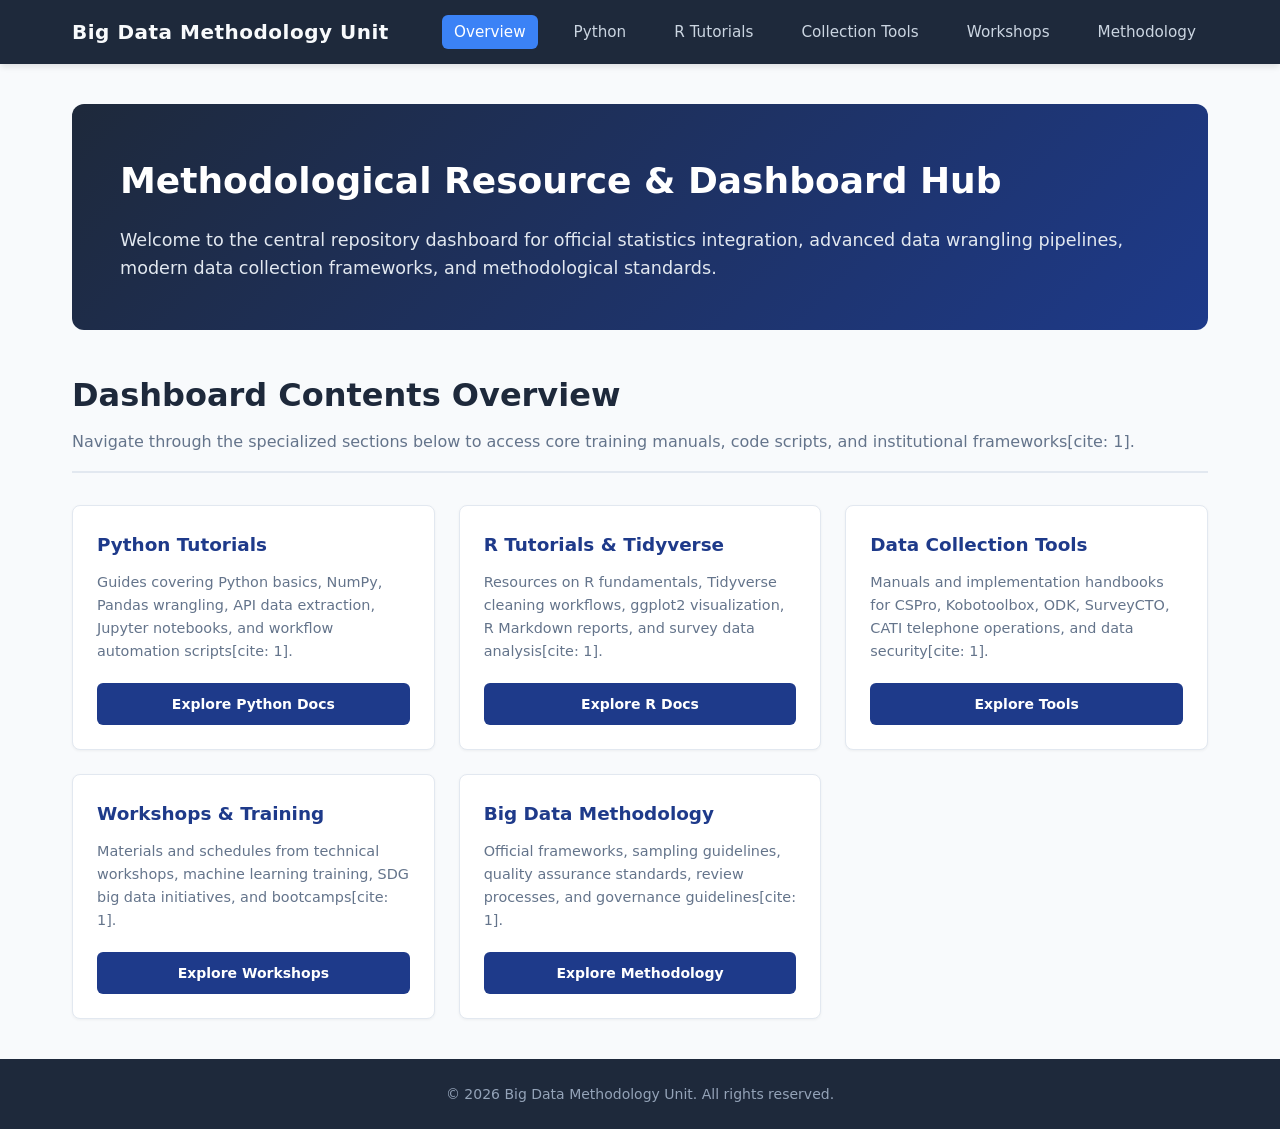
<file: index.html>
<!DOCTYPE html>
<html lang="en">
<head>
    <meta charset="UTF-8">
    <meta name="viewport" content="width=device-width, initial-scale=1.0">
    <title>Big Data Methodology Dashboard - Overview</title>
    <link rel="stylesheet" href="assets/css/style.css">
</head>
<body>
    <header>
        <div class="nav-container">
            <div class="logo">Big Data Methodology Unit</div>
            <nav>
                <ul>
                    <li><a href="index.html" class="active">Overview</a></li>
                    <li><a href="python.html">Python</a></li>
                    <li><a href="r.html">R Tutorials</a></li>
                    <li><a href="tools.html">Collection Tools</a></li>
                    <li><a href="workshops.html">Workshops</a></li>
                    <li><a href="methodology.html">Methodology</a></li>
                </ul>
            </nav>
        </div>
    </header>

    <main>
        <div class="overview-hero">
            <h2>Methodological Resource & Dashboard Hub</h2>
            <p>Welcome to the central repository dashboard for official statistics integration, advanced data wrangling pipelines, modern data collection frameworks, and methodological standards.</p>
        </div>

        <div class="page-header">
            <h1>Dashboard Contents Overview</h1>
            <p>Navigate through the specialized sections below to access core training manuals, code scripts, and institutional frameworks[cite: 1].</p>
        </div>

        <div class="grid">
            <div class="card">
                <h3>Python Tutorials</h3>
                <p>Guides covering Python basics, NumPy, Pandas wrangling, API data extraction, Jupyter notebooks, and workflow automation scripts[cite: 1].</p>
                <a href="python.html" class="btn-download">Explore Python Docs</a>
            </div>
            <div class="card">
                <h3>R Tutorials & Tidyverse</h3>
                <p>Resources on R fundamentals, Tidyverse cleaning workflows, ggplot2 visualization, R Markdown reports, and survey data analysis[cite: 1].</p>
                <a href="r.html" class="btn-download">Explore R Docs</a>
            </div>
            <div class="card">
                <h3>Data Collection Tools</h3>
                <p>Manuals and implementation handbooks for CSPro, Kobotoolbox, ODK, SurveyCTO, CATI telephone operations, and data security[cite: 1].</p>
                <a href="tools.html" class="btn-download">Explore Tools</a>
            </div>
            <div class="card">
                <h3>Workshops & Training</h3>
                <p>Materials and schedules from technical workshops, machine learning training, SDG big data initiatives, and bootcamps[cite: 1].</p>
                <a href="workshops.html" class="btn-download">Explore Workshops</a>
            </div>
            <div class="card">
                <h3>Big Data Methodology</h3>
                <p>Official frameworks, sampling guidelines, quality assurance standards, review processes, and governance guidelines[cite: 1].</p>
                <a href="methodology.html" class="btn-download">Explore Methodology</a>
            </div>
        </div>
    </main>

    <footer>
        <p>&copy; 2026 Big Data Methodology Unit. All rights reserved.</p>
    </footer>
</body>
</html>
</file>
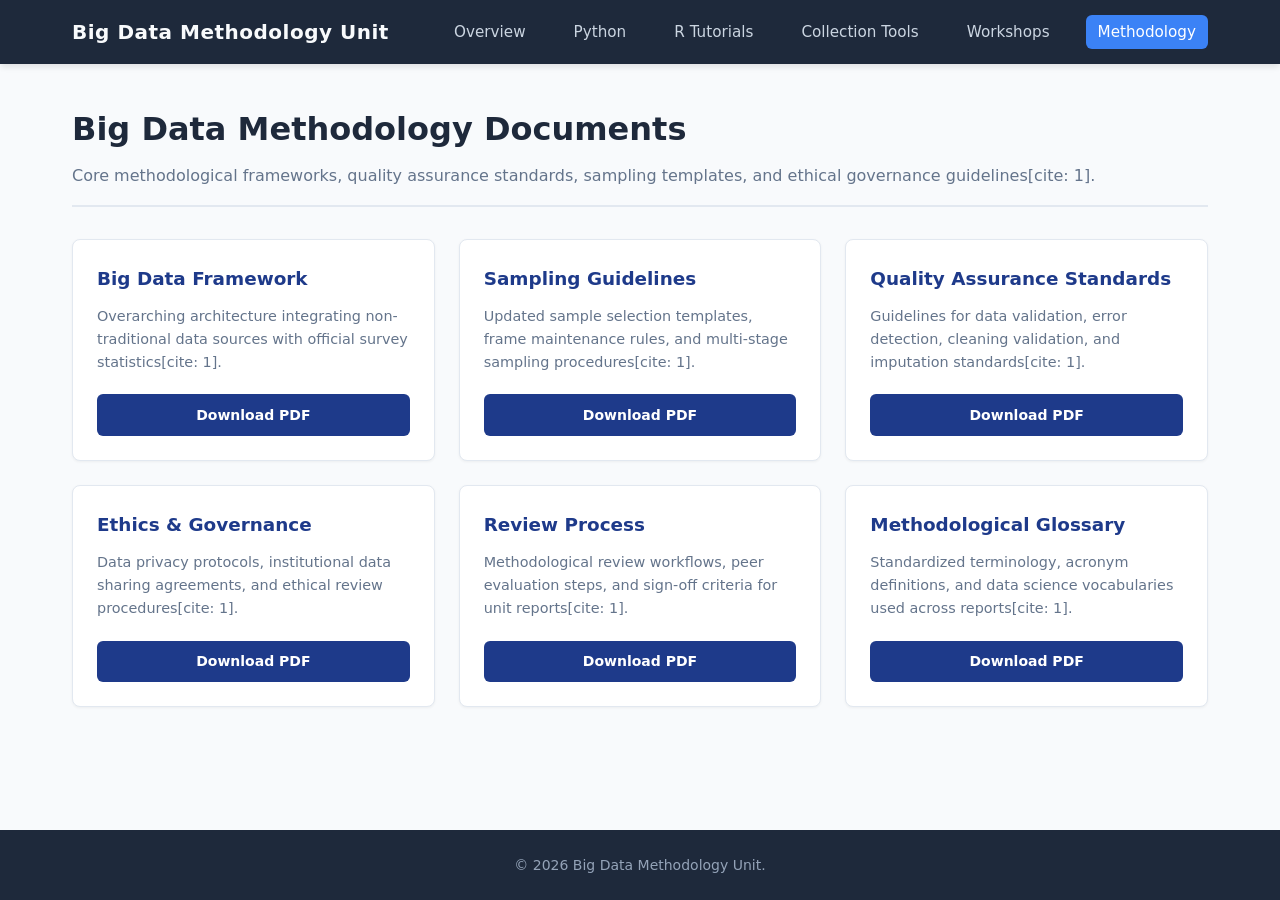
<file: methodology.html>
<!DOCTYPE html>
<html lang="en">
<head>
    <meta charset="UTF-8">
    <meta name="viewport" content="width=device-width, initial-scale=1.0">
    <title>Big Data Methodology Documents - Dashboard</title>
    <link rel="stylesheet" href="assets/css/style.css">
</head>
<body>
    <header>
        <div class="nav-container">
            <div class="logo">Big Data Methodology Unit</div>
            <nav>
                <ul>
                    <li><a href="index.html">Overview</a></li>
                    <li><a href="python.html">Python</a></li>
                    <li><a href="r.html">R Tutorials</a></li>
                    <li><a href="tools.html">Collection Tools</a></li>
                    <li><a href="workshops.html">Workshops</a></li>
                    <li><a href="methodology.html" class="active">Methodology</a></li>
                </ul>
            </nav>
        </div>
    </header>

    <main>
        <div class="page-header">
            <h1>Big Data Methodology Documents</h1>
            <p>Core methodological frameworks, quality assurance standards, sampling templates, and ethical governance guidelines[cite: 1].</p>
        </div>

        <div class="grid">
            <div class="card">
                <h3>Big Data Framework</h3>
                <p>Overarching architecture integrating non-traditional data sources with official survey statistics[cite: 1].</p>
                <a href="docs/methodology/bigdata-framework.pdf" class="btn-download" download>Download PDF</a>
            </div>
            <div class="card">
                <h3>Sampling Guidelines</h3>
                <p>Updated sample selection templates, frame maintenance rules, and multi-stage sampling procedures[cite: 1].</p>
                <a href="docs/methodology/sampling-guidelines.pdf" class="btn-download" download>Download PDF</a>
            </div>
            <div class="card">
                <h3>Quality Assurance Standards</h3>
                <p>Guidelines for data validation, error detection, cleaning validation, and imputation standards[cite: 1].</p>
                <a href="docs/methodology/qa-standards.pdf" class="btn-download" download>Download PDF</a>
            </div>
            <div class="card">
                <h3>Ethics & Governance</h3>
                <p>Data privacy protocols, institutional data sharing agreements, and ethical review procedures[cite: 1].</p>
                <a href="docs/methodology/ethics-governance.pdf" class="btn-download" download>Download PDF</a>
            </div>
            <div class="card">
                <h3>Review Process</h3>
                <p>Methodological review workflows, peer evaluation steps, and sign-off criteria for unit reports[cite: 1].</p>
                <a href="docs/methodology/review-process.pdf" class="btn-download" download>Download PDF</a>
            </div>
            <div class="card">
                <h3>Methodological Glossary</h3>
                <p>Standardized terminology, acronym definitions, and data science vocabularies used across reports[cite: 1].</p>
                <a href="docs/methodology/glossary.pdf" class="btn-download" download>Download PDF</a>
            </div>
        </div>
    </main>

    <footer>
        <p>&copy; 2026 Big Data Methodology Unit.</p>
    </footer>
</body>
</html>
</file>
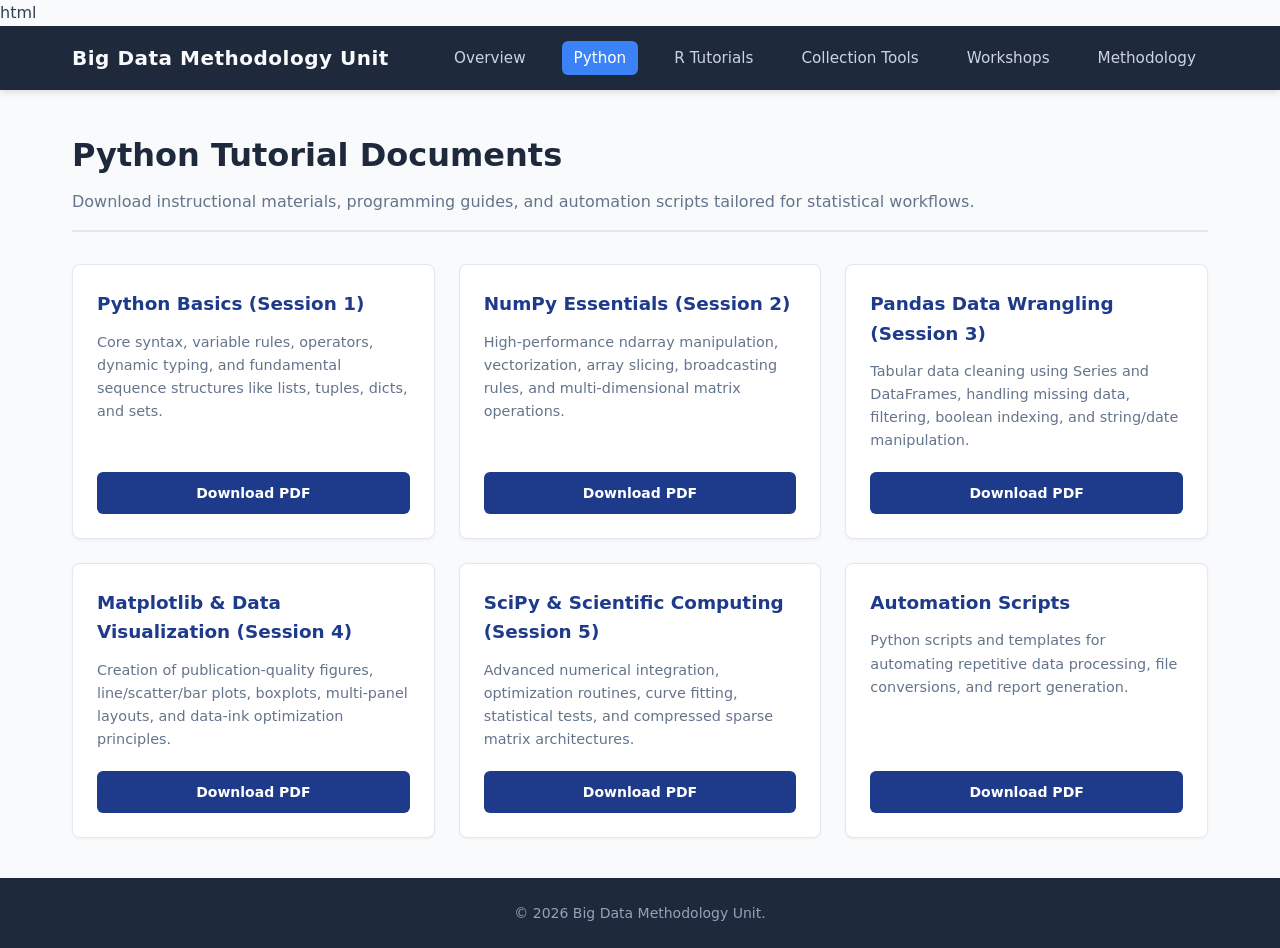
<file: python.html>
html
<!DOCTYPE html>
<html lang="en">
<head>
    <meta charset="UTF-8">
    <meta name="viewport" content="width=device-width, initial-scale=1.0">
    <title>Python Tutorial Documents - Dashboard</title>
    <link rel="stylesheet" href="assets/css/style.css">
</head>
<body>
    <header>
        <div class="nav-container">
            <div class="logo">Big Data Methodology Unit</div>
            <nav>
                <ul>
                    <li><a href="index.html">Overview</a></li>
                    <li><a href="python.html" class="active">Python</a></li>
                    <li><a href="r.html">R Tutorials</a></li>
                    <li><a href="tools.html">Collection Tools</a></li>
                    <li><a href="workshops.html">Workshops</a></li>
                    <li><a href="methodology.html">Methodology</a></li>
                </ul>
            </nav>
        </div>
    </header>

    <main>
        <div class="page-header">
            <h1>Python Tutorial Documents</h1>
            <p>Download instructional materials, programming guides, and automation scripts tailored for statistical workflows.</p>
        </div>

        <div class="grid">
            <div class="card">
                <h3>Python Basics (Session 1)</h3>
                <p>Core syntax, variable rules, operators, dynamic typing, and fundamental sequence structures like lists, tuples, dicts, and sets.</p>
                <a href="docs/python/Python_session1.pdf" class="btn-download" download>Download PDF</a>
            </div>
            <div class="card">
                <h3>NumPy Essentials (Session 2)</h3>
                <p>High-performance ndarray manipulation, vectorization, array slicing, broadcasting rules, and multi-dimensional matrix operations.</p>
                <a href="docs/python/Python_session2.pdf" class="btn-download" download>Download PDF</a>
            </div>
            <div class="card">
                <h3>Pandas Data Wrangling (Session 3)</h3>
                <p>Tabular data cleaning using Series and DataFrames, handling missing data, filtering, boolean indexing, and string/date manipulation.</p>
                <a href="docs/python/Python_session3.pdf" class="btn-download" download>Download PDF</a>
            </div>
            <div class="card">
                <h3>Matplotlib & Data Visualization (Session 4)</h3>
                <p>Creation of publication-quality figures, line/scatter/bar plots, boxplots, multi-panel layouts, and data-ink optimization principles.</p>
                <a href="docs/python/Python_session4.pdf" class="btn-download" download>Download PDF</a>
            </div>
            <div class="card">
                <h3>SciPy & Scientific Computing (Session 5)</h3>
                <p>Advanced numerical integration, optimization routines, curve fitting, statistical tests, and compressed sparse matrix architectures.</p>
                <a href="docs/python/Python_session5.pdf" class="btn-download" download>Download PDF</a>
            </div>
            <div class="card">
                <h3>Automation Scripts</h3>
                <p>Python scripts and templates for automating repetitive data processing, file conversions, and report generation.</p>
                <a href="docs/python/automation-scripts.pdf" class="btn-download" download>Download PDF</a>
            </div>
        </div>
    </main>

    <footer>
        <p>&copy; 2026 Big Data Methodology Unit.</p>
    </footer>
</body>
</html>
</file>
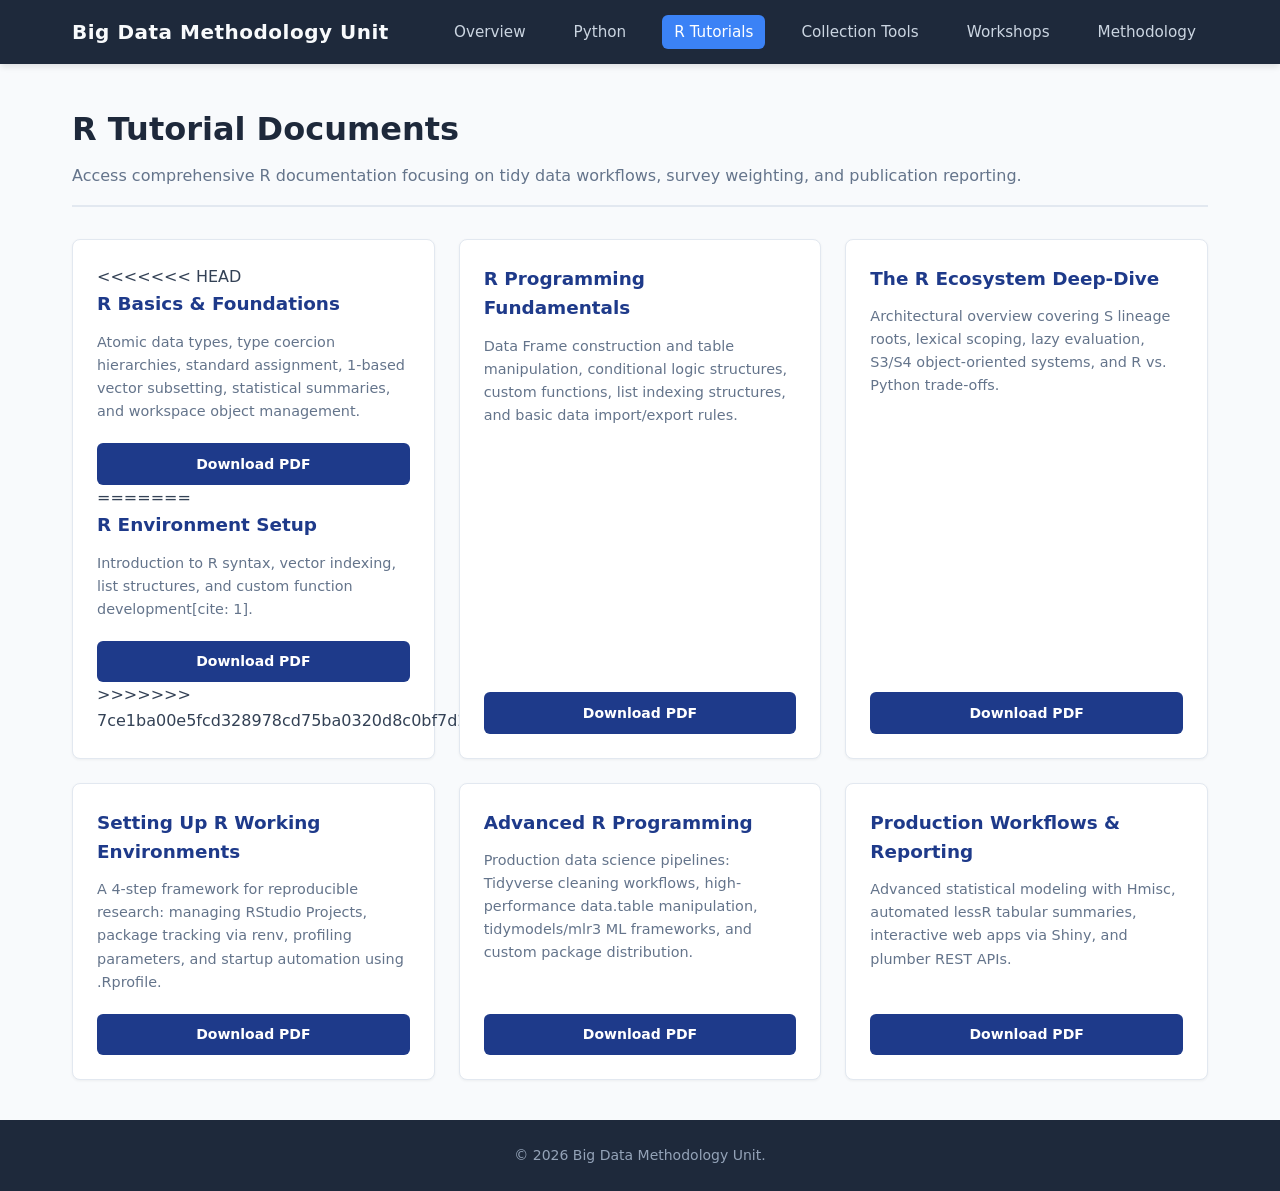
<file: r.html>
<!DOCTYPE html>
<html lang="en">
<head>
    <meta charset="UTF-8">
    <meta name="viewport" content="width=device-width, initial-scale=1.0">
    <title>R Tutorial Documents - Dashboard</title>
    <link rel="stylesheet" href="assets/css/style.css">
</head>
<body>
    <header>
        <div class="nav-container">
            <div class="logo">Big Data Methodology Unit</div>
            <nav>
                <ul>
                    <li><a href="index.html">Overview</a></li>
                    <li><a href="python.html">Python</a></li>
                    <li><a href="r.html" class="active">R Tutorials</a></li>
                    <li><a href="tools.html">Collection Tools</a></li>
                    <li><a href="workshops.html">Workshops</a></li>
                    <li><a href="methodology.html">Methodology</a></li>
                </ul>
            </nav>
        </div>
    </header>

    <main>
        <div class="page-header">
            <h1>R Tutorial Documents</h1>
            <p>Access comprehensive R documentation focusing on tidy data workflows, survey weighting, and publication reporting.</p>
        </div>

        <div class="grid">
            <div class="card">
<<<<<<< HEAD
                <h3>R Basics & Foundations</h3>
                <p>Atomic data types, type coercion hierarchies, standard assignment, 1-based vector subsetting, statistical summaries, and workspace object management.</p>
                <a href="docs/r/R_Basics.pdf" class="btn-download" download>Download PDF</a>
=======
                <h3>R Environment Setup</h3>
                <p>Introduction to R syntax, vector indexing, list structures, and custom function development[cite: 1].</p>
                <a href="docs/r/R_environment_setup_1st.pdf" class="btn-download" download>Download PDF</a>
>>>>>>> 7ce1ba00e5fcd328978cd75ba0320d8c0bf7d24e
            </div>
            <div class="card">
                <h3>R Programming Fundamentals</h3>
                <p>Data Frame construction and table manipulation, conditional logic structures, custom functions, list indexing structures, and basic data import/export rules.</p>
                <a href="docs/r/R_Programming_Fundamentals.pdf" class="btn-download" download>Download PDF</a>
            </div>
            <div class="card">
                <h3>The R Ecosystem Deep-Dive</h3>
                <p>Architectural overview covering S lineage roots, lexical scoping, lazy evaluation, S3/S4 object-oriented systems, and R vs. Python trade-offs.</p>
                <a href="docs/r/R_Ecosystem.pdf" class="btn-download" download>Download PDF</a>
            </div>
            <div class="card">
                <h3>Setting Up R Working Environments</h3>
                <p>A 4-step framework for reproducible research: managing RStudio Projects, package tracking via renv, profiling parameters, and startup automation using .Rprofile.</p>
                <a href="docs/r/Setting_Up_R_Working_Environments.pdf" class="btn-download" download>Download PDF</a>
            </div>
            <div class="card">
                <h3>Advanced R Programming</h3>
                <p>Production data science pipelines: Tidyverse cleaning workflows, high-performance data.table manipulation, tidymodels/mlr3 ML frameworks, and custom package distribution.</p>
                <a href="docs/r/Advanced_R_Programming.pdf" class="btn-download" download>Download PDF</a>
            </div>
            <div class="card">
                <h3>Production Workflows & Reporting</h3>
                <p>Advanced statistical modeling with Hmisc, automated lessR tabular summaries, interactive web apps via Shiny, and plumber REST APIs.</p>
                <a href="docs/r/Production_Workflows_Reporting.pdf" class="btn-download" download>Download PDF</a>
            </div>
        </div>
    </main>

    <footer>
        <p>&copy; 2026 Big Data Methodology Unit.</p>
    </footer>
</body>
</html>
</file>
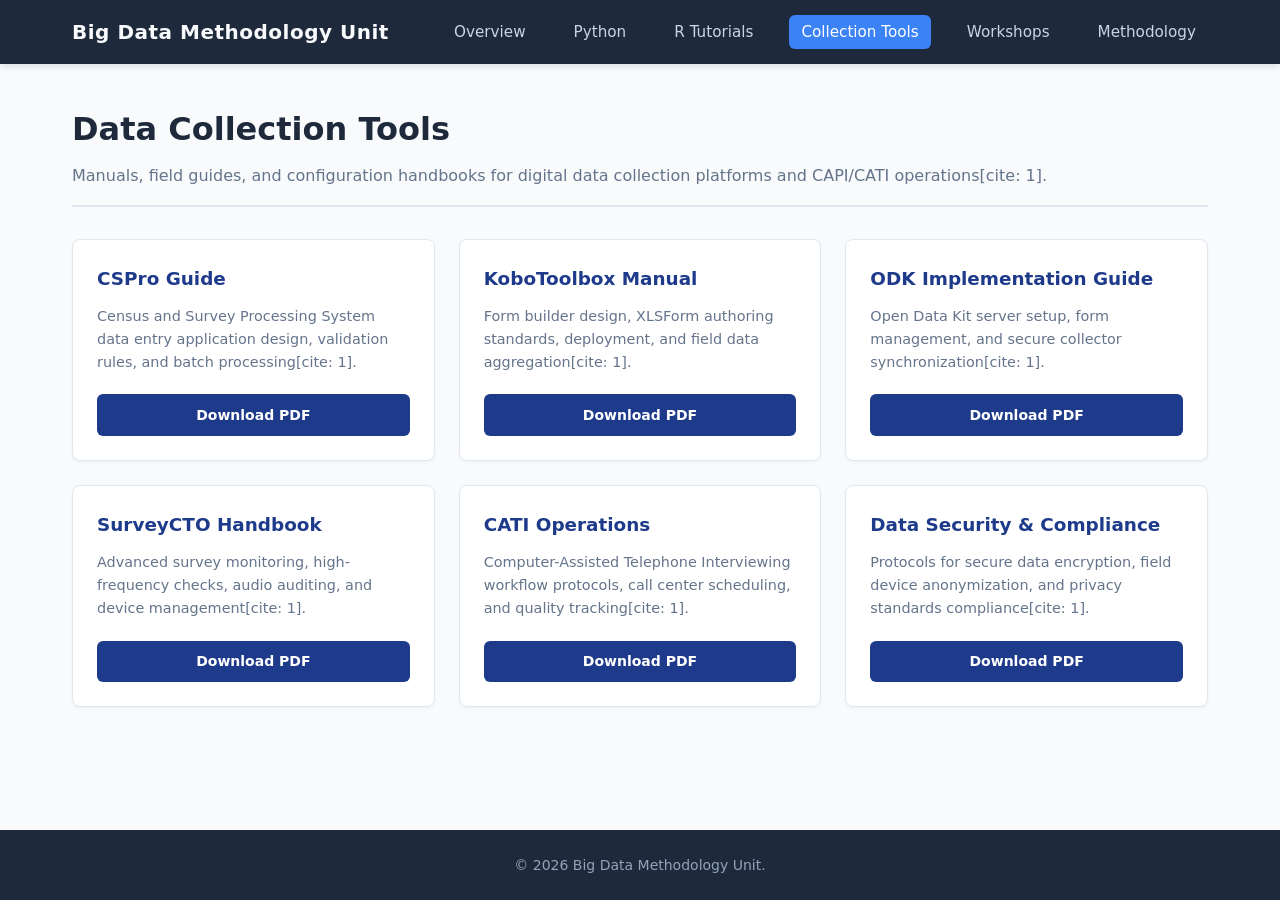
<file: tools.html>
<!DOCTYPE html>
<html lang="en">
<head>
    <meta charset="UTF-8">
    <meta name="viewport" content="width=device-width, initial-scale=1.0">
    <title>Data Collection Tools - Dashboard</title>
    <link rel="stylesheet" href="assets/css/style.css">
</head>
<body>
    <header>
        <div class="nav-container">
            <div class="logo">Big Data Methodology Unit</div>
            <nav>
                <ul>
                    <li><a href="index.html">Overview</a></li>
                    <li><a href="python.html">Python</a></li>
                    <li><a href="r.html">R Tutorials</a></li>
                    <li><a href="tools.html" class="active">Collection Tools</a></li>
                    <li><a href="workshops.html">Workshops</a></li>
                    <li><a href="methodology.html">Methodology</a></li>
                </ul>
            </nav>
        </div>
    </header>

    <main>
        <div class="page-header">
            <h1>Data Collection Tools</h1>
            <p>Manuals, field guides, and configuration handbooks for digital data collection platforms and CAPI/CATI operations[cite: 1].</p>
        </div>

        <div class="grid">
            <div class="card">
                <h3>CSPro Guide</h3>
                <p>Census and Survey Processing System data entry application design, validation rules, and batch processing[cite: 1].</p>
                <a href="docs/tools/cspro-guide.pdf" class="btn-download" download>Download PDF</a>
            </div>
            <div class="card">
                <h3>KoboToolbox Manual</h3>
                <p>Form builder design, XLSForm authoring standards, deployment, and field data aggregation[cite: 1].</p>
                <a href="docs/tools/kobotoolbox-manual.pdf" class="btn-download" download>Download PDF</a>
            </div>
            <div class="card">
                <h3>ODK Implementation Guide</h3>
                <p>Open Data Kit server setup, form management, and secure collector synchronization[cite: 1].</p>
                <a href="docs/tools/odk-guide.pdf" class="btn-download" download>Download PDF</a>
            </div>
            <div class="card">
                <h3>SurveyCTO Handbook</h3>
                <p>Advanced survey monitoring, high-frequency checks, audio auditing, and device management[cite: 1].</p>
                <a href="docs/tools/surveycto-handbook.pdf" class="btn-download" download>Download PDF</a>
            </div>
            <div class="card">
                <h3>CATI Operations</h3>
                <p>Computer-Assisted Telephone Interviewing workflow protocols, call center scheduling, and quality tracking[cite: 1].</p>
                <a href="docs/tools/cati-operations.pdf" class="btn-download" download>Download PDF</a>
            </div>
            <div class="card">
                <h3>Data Security & Compliance</h3>
                <p>Protocols for secure data encryption, field device anonymization, and privacy standards compliance[cite: 1].</p>
                <a href="docs/tools/data-security.pdf" class="btn-download" download>Download PDF</a>
            </div>
        </div>
    </main>

    <footer>
        <p>&copy; 2026 Big Data Methodology Unit.</p>
    </footer>
</body>
</html>
</file>
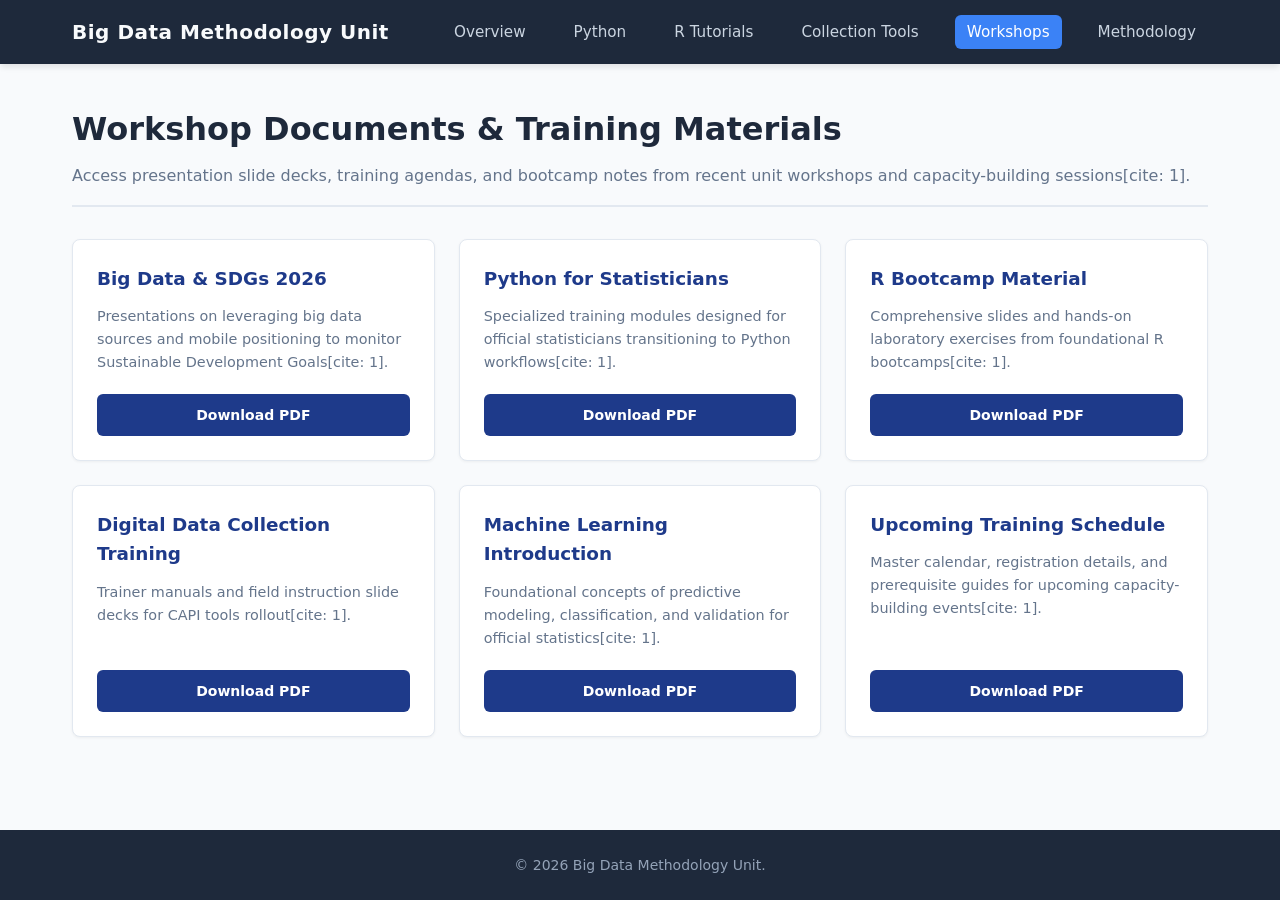
<file: workshops.html>
<!DOCTYPE html>
<html lang="en">
<head>
    <meta charset="UTF-8">
    <meta name="viewport" content="width=device-width, initial-scale=1.0">
    <title>Workshop Documents - Dashboard</title>
    <link rel="stylesheet" href="assets/css/style.css">
</head>
<body>
    <header>
        <div class="nav-container">
            <div class="logo">Big Data Methodology Unit</div>
            <nav>
                <ul>
                    <li><a href="index.html">Overview</a></li>
                    <li><a href="python.html">Python</a></li>
                    <li><a href="r.html">R Tutorials</a></li>
                    <li><a href="tools.html">Collection Tools</a></li>
                    <li><a href="workshops.html" class="active">Workshops</a></li>
                    <li><a href="methodology.html">Methodology</a></li>
                </ul>
            </nav>
        </div>
    </header>

    <main>
        <div class="page-header">
            <h1>Workshop Documents & Training Materials</h1>
            <p>Access presentation slide decks, training agendas, and bootcamp notes from recent unit workshops and capacity-building sessions[cite: 1].</p>
        </div>

        <div class="grid">
            <div class="card">
                <h3>Big Data & SDGs 2026</h3>
                <p>Presentations on leveraging big data sources and mobile positioning to monitor Sustainable Development Goals[cite: 1].</p>
                <a href="docs/workshops/bigdata-sdg-2026.pdf" class="btn-download" download>Download PDF</a>
            </div>
            <div class="card">
                <h3>Python for Statisticians</h3>
                <p>Specialized training modules designed for official statisticians transitioning to Python workflows[cite: 1].</p>
                <a href="docs/workshops/python-statisticians-2026.pdf" class="btn-download" download>Download PDF</a>
            </div>
            <div class="card">
                <h3>R Bootcamp Material</h3>
                <p>Comprehensive slides and hands-on laboratory exercises from foundational R bootcamps[cite: 1].</p>
                <a href="docs/workshops/r-bootcamp.pdf" class="btn-download" download>Download PDF</a>
            </div>
            <div class="card">
                <h3>Digital Data Collection Training</h3>
                <p>Trainer manuals and field instruction slide decks for CAPI tools rollout[cite: 1].</p>
                <a href="docs/workshops/digital-collection-training.pdf" class="btn-download" download>Download PDF</a>
            </div>
            <div class="card">
                <h3>Machine Learning Introduction</h3>
                <p>Foundational concepts of predictive modeling, classification, and validation for official statistics[cite: 1].</p>
                <a href="docs/workshops/ml-intro.pdf" class="btn-download" download>Download PDF</a>
            </div>
            <div class="card">
                <h3>Upcoming Training Schedule</h3>
                <p>Master calendar, registration details, and prerequisite guides for upcoming capacity-building events[cite: 1].</p>
                <a href="docs/workshops/upcoming-schedule.pdf" class="btn-download" download>Download PDF</a>
            </div>
        </div>
    </main>

    <footer>
        <p>&copy; 2026 Big Data Methodology Unit.</p>
    </footer>
</body>
</html>
</file>
<file: assets/css/style.css>
:root {
    --primary-color: #1e3a8a;
    --primary-dark: #1e293b;
    --accent-color: #3b82f6;
    --bg-color: #f8fafc;
    --card-bg: #ffffff;
    --text-main: #334155;
    --text-muted: #64748b;
    --border-color: #e2e8f0;
    --transition: all 0.25s ease-in-out;
}

* {
    box-sizing: border-box;
    margin: 0;
    padding: 0;
}

body {
    font-family: system-ui, -apple-system, BlinkMacSystemFont, "Segoe UI", Roboto, "Helvetica Neue", Arial, sans-serif;
    background-color: var(--bg-color);
    color: var(--text-main);
    line-height: 1.6;
    display: flex;
    flex-direction: column;
    min-height: 100vh;
}

/* Header & Navigation */
header {
    background-color: var(--primary-dark);
    color: white;
    box-shadow: 0 4px 6px -1px rgba(0, 0, 0, 0.1);
    position: sticky;
    top: 0;
    z-index: 100;
}

.nav-container {
    max-width: 1200px;
    margin: 0 auto;
    display: flex;
    justify-content: space-between;
    align-items: center;
    padding: 1rem 2rem;
    flex-wrap: wrap;
}

.logo {
    font-size: 1.25rem;
    font-weight: 700;
    letter-spacing: 0.5px;
    color: #f8fafc;
}

nav ul {
    display: flex;
    list-style: none;
    gap: 1.5rem;
    flex-wrap: wrap;
}

nav a {
    color: #cbd5e1;
    text-decoration: none;
    font-weight: 500;
    font-size: 0.95rem;
    padding: 0.5rem 0.75rem;
    border-radius: 0.375rem;
    transition: var(--transition);
}

nav a:hover, nav a.active {
    color: white;
    background-color: var(--accent-color);
}

/* Main Container */
main {
    max-width: 1200px;
    margin: 2.5rem auto;
    padding: 0 2rem;
    flex: 1;
    width: 100%;
}

.page-header {
    margin-bottom: 2rem;
    border-bottom: 2px solid var(--border-color);
    padding-bottom: 1rem;
}

.page-header h1 {
    font-size: 2rem;
    color: var(--primary-dark);
}

.page-header p {
    color: var(--text-muted);
    margin-top: 0.5rem;
}

/* Grid & Cards */
.grid {
    display: grid;
    grid-template-columns: repeat(auto-fill, minmax(320px, 1fr));
    gap: 1.5rem;
}

.card {
    background-color: var(--card-bg);
    border: 1.5px solid var(--border-color);
    border-radius: 0.5rem;
    padding: 1.5rem;
    box-shadow: 0 1px 3px 0 rgba(0, 0, 0, 0.05);
    transition: var(--transition);
    display: flex;
    flex-direction: column;
    justify-content: space-between;
}

.card:hover {
    transform: translateY(-3px);
    box-shadow: 0 10px 15px -3px rgba(0, 0, 0, 0.1);
    border-color: var(--accent-color);
}

.card h3 {
    font-size: 1.15rem;
    color: var(--primary-color);
    margin-bottom: 0.75rem;
}

.card p {
    color: var(--text-muted);
    font-size: 0.9rem;
    margin-bottom: 1.25rem;
    flex-grow: 1;
}

/* Download Buttons */
.btn-download {
    display: inline-flex;
    align-items: center;
    justify-content: center;
    gap: 0.5rem;
    background-color: var(--primary-color);
    color: white;
    text-decoration: none;
    font-weight: 600;
    font-size: 0.875rem;
    padding: 0.6rem 1rem;
    border-radius: 0.375rem;
    transition: var(--transition);
    text-align: center;
}

.btn-download:hover {
    background-color: var(--accent-color);
}

/* Overview Page Specifics */
.overview-hero {
    background: linear-gradient(135deg, var(--primary-dark), var(--primary-color));
    color: white;
    padding: 3rem;
    border-radius: 0.75rem;
    margin-bottom: 2.5rem;
}

.overview-hero h2 {
    font-size: 2.25rem;
    margin-bottom: 1rem;
}

.overview-hero p {
    font-size: 1.1rem;
    color: #e2e8f0;
    max-width: 800symptoms;
}

/* Footer */
footer {
    background-color: var(--primary-dark);
    color: #94a3b8;
    text-align: center;
    padding: 1.5rem;
    font-size: 0.875rem;
    margin-top: auto;
}
</file>
